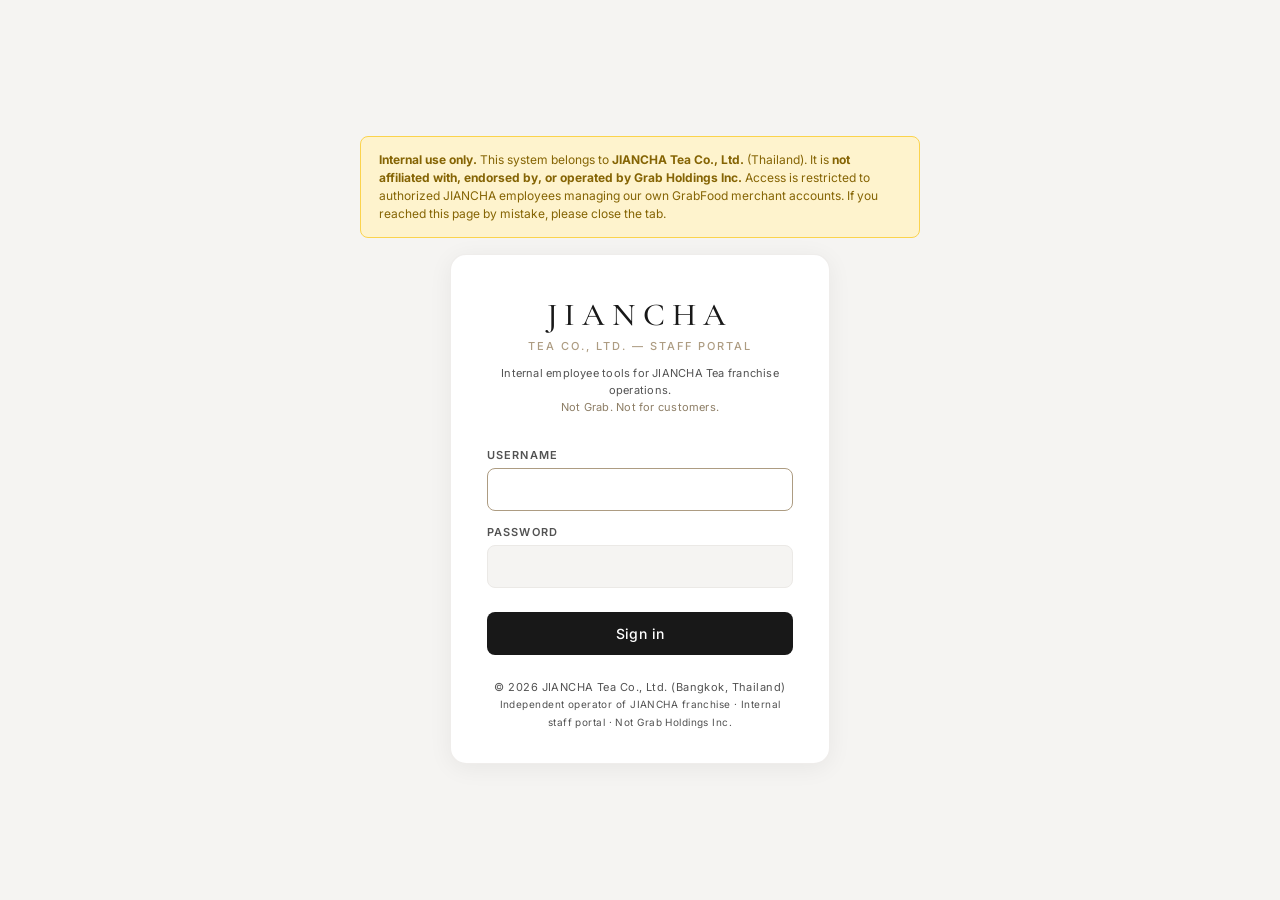
<file: extension/login.html>
<!doctype html>
<html lang="th">
<head>
  <meta charset="utf-8" />
  <meta name="viewport" content="width=device-width,initial-scale=1" />
  <meta name="description" content="JIANCHA Tea internal staff dashboard. Authorized employees only — not affiliated with Grab Holdings." />
  <meta name="robots" content="noindex, nofollow" />
  <meta name="theme-color" content="#181818" />
  <title>JIANCHA Internal · Staff Sign in</title>
  <link rel="icon" type="image/svg+xml" href="data:image/svg+xml,%3Csvg xmlns='http://www.w3.org/2000/svg' viewBox='0 0 100 100'%3E%3Crect width='100' height='100' fill='%23181818' rx='20'/%3E%3Ctext x='50' y='62' font-family='serif' font-size='38' fill='%23AD9C82' text-anchor='middle' font-weight='500' letter-spacing='2'%3EJC%3C/text%3E%3C/svg%3E" />
  <link rel="preconnect" href="https://fonts.googleapis.com" />
  <link rel="preconnect" href="https://fonts.gstatic.com" crossorigin />
  <link rel="stylesheet" href="https://fonts.googleapis.com/css2?family=Inter:wght@400;500;600&family=IBM+Plex+Sans+Thai:wght@400;500&family=Cormorant+Garamond:wght@500&display=swap" />
  <style>
    :root {
      --jc-black: #181818;
      --jc-tan: #AD9C82;
      --jc-tan-dark: #8D7E66;
      --jc-gray: #525252;
      --jc-cream: #EBE9E6;
      --jc-cream-light: #F5F4F2;
      --jc-white: #FFFFFF;
      --jc-red: #B23A48;
    }
    * { box-sizing: border-box; margin: 0; padding: 0; }
    html { -webkit-font-smoothing: antialiased; }
    body {
      font-family: "Inter", "IBM Plex Sans Thai", system-ui, sans-serif;
      background: var(--jc-cream-light);
      color: var(--jc-black);
      min-height: 100vh;
      display: flex;
      flex-direction: column;
      align-items: center;
      justify-content: center;
      padding: 24px;
      gap: 0;
    }

    .card {
      width: 100%;
      max-width: 380px;
      background: var(--jc-white);
      border-radius: 16px;
      padding: 44px 36px 32px;
      box-shadow: 0 4px 24px rgba(24, 24, 24, 0.06);
      border: 1px solid rgba(235, 233, 230, 0.8);
    }

    .brand {
      text-align: center;
      margin-bottom: 32px;
    }
    .brand-wordmark {
      font-family: "Cormorant Garamond", Georgia, serif;
      font-size: 32px;
      font-weight: 500;
      letter-spacing: 0.22em;
      color: var(--jc-black);
      line-height: 1;
    }
    .brand-subtitle {
      font-size: 11px;
      letter-spacing: 0.18em;
      text-transform: uppercase;
      color: var(--jc-tan);
      margin-top: 8px;
      font-weight: 500;
    }

    .field {
      margin-bottom: 14px;
    }
    .field label {
      display: block;
      font-size: 11px;
      letter-spacing: 0.1em;
      text-transform: uppercase;
      color: var(--jc-gray);
      font-weight: 600;
      margin-bottom: 6px;
    }
    .field input {
      width: 100%;
      padding: 12px 14px;
      font-size: 14px;
      font-family: inherit;
      border: 1px solid var(--jc-cream);
      border-radius: 8px;
      background: var(--jc-cream-light);
      color: var(--jc-black);
      transition: border-color 0.15s, background 0.15s;
    }
    .field input:focus {
      outline: none;
      border-color: var(--jc-tan);
      background: var(--jc-white);
    }
    .field input::placeholder { color: #B0AFAB; }

    button[type="submit"] {
      width: 100%;
      padding: 13px;
      margin-top: 10px;
      background: var(--jc-black);
      color: var(--jc-white);
      border: none;
      border-radius: 8px;
      font-size: 14px;
      font-weight: 500;
      letter-spacing: 0.03em;
      cursor: pointer;
      font-family: inherit;
      transition: background 0.15s;
    }
    button[type="submit"]:hover:not(:disabled) { background: var(--jc-tan-dark); }
    button[type="submit"]:disabled {
      background: var(--jc-gray);
      opacity: 0.6;
      cursor: not-allowed;
    }

    .error {
      background: rgba(178, 58, 72, 0.08);
      color: var(--jc-red);
      padding: 10px 14px;
      border-radius: 8px;
      font-size: 13px;
      margin-bottom: 16px;
      display: none;
    }
    .error.show { display: block; }

    .footer {
      text-align: center;
      margin-top: 24px;
      font-size: 11px;
      color: var(--jc-gray);
      letter-spacing: 0.04em;
    }
  </style>
</head>
<body>
  <div style="max-width:560px;margin:0 auto 16px;padding:14px 18px;background:#fef3cd;border:1px solid #fbd34d;border-radius:8px;font-size:12px;color:#856404;line-height:1.5;">
    <strong>Internal use only.</strong> This system belongs to <strong>JIANCHA Tea Co., Ltd.</strong>
    (Thailand). It is <strong>not affiliated with, endorsed by, or operated by Grab Holdings Inc.</strong>
    Access is restricted to authorized JIANCHA employees managing our own GrabFood merchant accounts.
    If you reached this page by mistake, please close the tab.
  </div>

  <div class="card">
    <div class="brand">
      <div class="brand-wordmark">JIANCHA</div>
      <div class="brand-subtitle">Tea Co., Ltd. — Staff Portal</div>
      <div style="font-size:11px;color:var(--jc-gray);margin-top:12px;letter-spacing:0.02em;line-height:1.55;">
        Internal employee tools for JIANCHA Tea franchise operations.<br/>
        <span style="color:var(--jc-tan-dark);">Not Grab. Not for customers.</span>
      </div>
    </div>

    <div class="error" id="error"></div>

    <form id="login-form" autocomplete="on">
      <div class="field">
        <label for="username">Username</label>
        <input id="username" type="text" autocomplete="username" required autofocus />
      </div>
      <div class="field">
        <label for="password">Password</label>
        <input id="password" type="password" autocomplete="current-password" required />
      </div>
      <button type="submit" id="submit-btn">
        <span id="submit-label">Sign in</span>
      </button>
    </form>

    <div class="footer" style="line-height:1.6;">
      © 2026 JIANCHA Tea Co., Ltd. (Bangkok, Thailand)<br/>
      <span style="font-size:10px;color:var(--jc-gray-light);">Independent operator of JIANCHA franchise · Internal staff portal · Not Grab Holdings Inc.</span>
    </div>
  </div>

  <script>
    const form = document.getElementById('login-form');
    const errorEl = document.getElementById('error');
    const submitBtn = document.getElementById('submit-btn');
    const submitLabel = document.getElementById('submit-label');

    form.addEventListener('submit', async (e) => {
      e.preventDefault();
      errorEl.classList.remove('show');
      submitBtn.disabled = true;
      submitLabel.textContent = 'กำลังตรวจสอบ…';

      try {
        const r = await fetch('/api/login', {
          method: 'POST',
          headers: { 'Content-Type': 'application/json' },
          body: JSON.stringify({
            username: document.getElementById('username').value.trim(),
            password: document.getElementById('password').value,
          }),
        });
        const d = await r.json();
        if (!r.ok || !d.ok) {
          errorEl.textContent = d.error || 'เข้าสู่ระบบไม่สำเร็จ';
          errorEl.classList.add('show');
          submitBtn.disabled = false;
          submitLabel.textContent = 'Sign in';
          return;
        }
        // Redirect — prefer next param, then reviews, fallback dashboard
        const next = new URLSearchParams(location.search).get('next') || '/reviews.html';
        location.href = next;
      } catch (err) {
        errorEl.textContent = 'เชื่อมต่อ server ไม่ได้';
        errorEl.classList.add('show');
        submitBtn.disabled = false;
        submitLabel.textContent = 'Sign in';
      }
    });
  </script>
</body>
</html>
</file>
